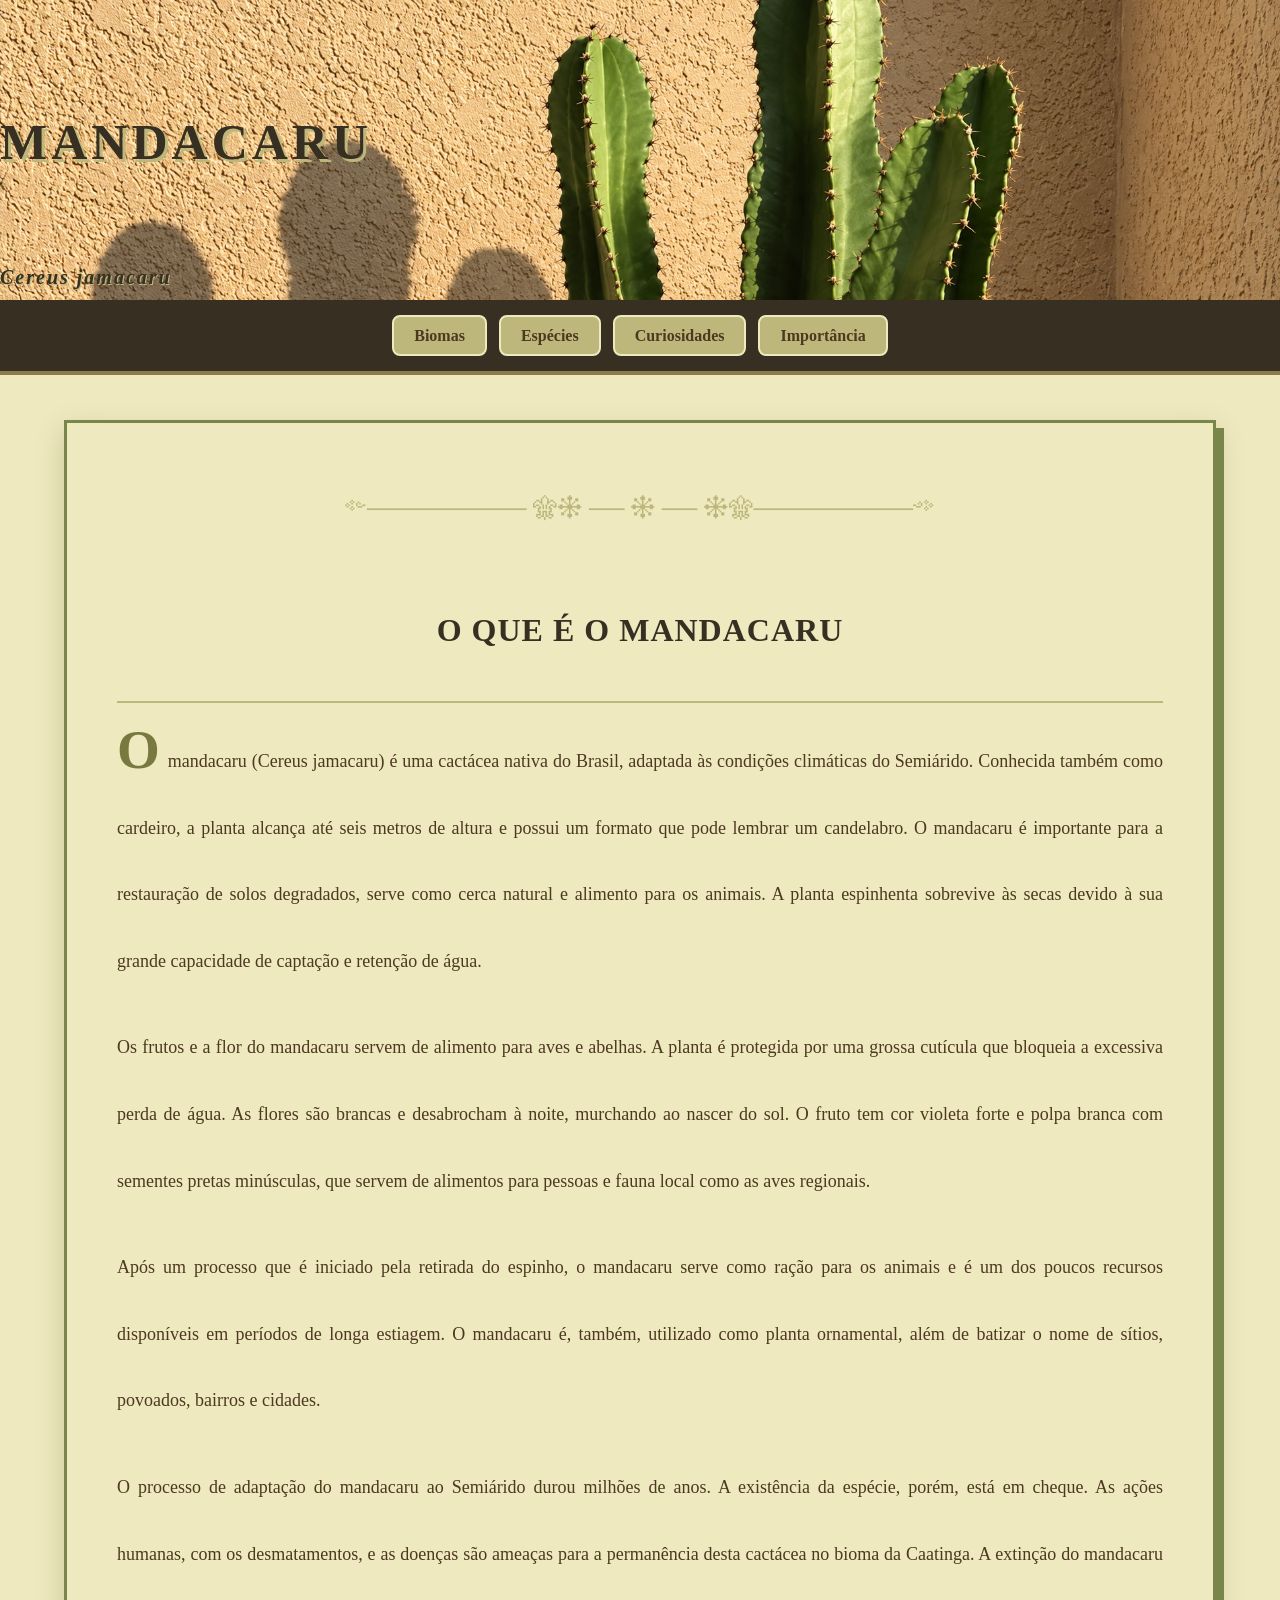
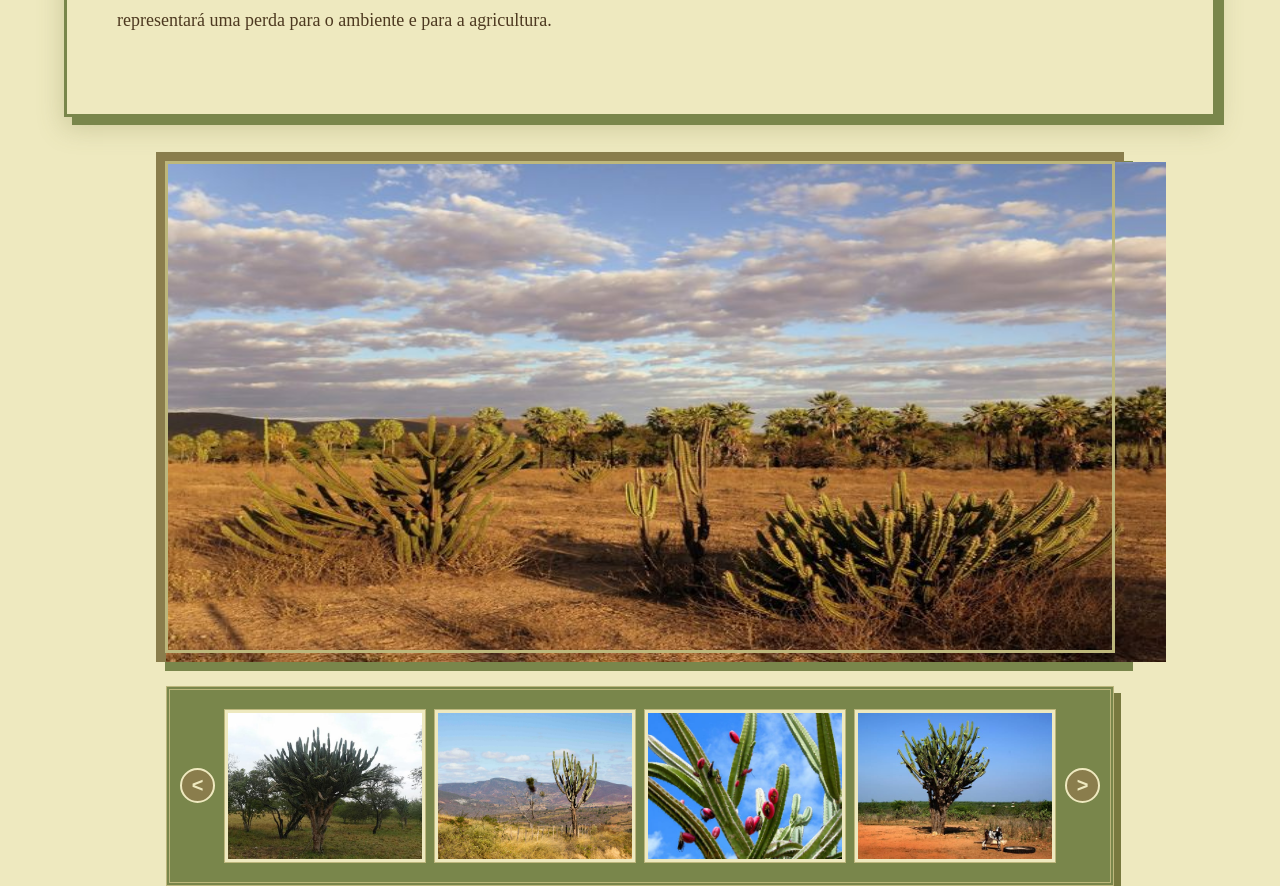
<file: index.html>
<!DOCTYPE html>
<html lang="en">
<head>
    <meta charset="UTF-8">
    <meta name="viewport" content="width=
    , initial-scale=1.0">
    <title>Mandacaru</title>
    <link rel="stylesheet" href="estilizarmand.css">
     <link href="https://fonts.googleapis.com/css2?family=Playfair+Display:wght@400;500;600;700&display=swap"
        rel="stylesheet">
</head>
<body>
     <div class="capa">
            <h1>Mandacaru</h1>
            <h3>Cereus jamacaru</h3>

        </div>
          
    </header>
  <nav>
        <a href="biomas.html">Biomas</a>
        <a href="especies.html">Espécies</a>
        <a href="curiosidade.html">Curiosidades</a>
        <a href="inportancia.html">Importância</a>
    </nav>


    <main>
        <article>
            <div class="card-principal">
                


            <h2>O que é o mandacaru</h2>
            <p>O mandacaru (Cereus jamacaru) é uma cactácea nativa do Brasil,
                adaptada às condições climáticas do Semiárido. Conhecida também como cardeiro,
                a planta alcança até seis metros de altura e possui um formato que pode lembrar um candelabro.
                O mandacaru é importante para a restauração de solos degradados,
                serve como cerca natural e alimento para os animais.
                A planta espinhenta sobrevive às secas devido à sua grande capacidade de captação e retenção de água.</p>

            <p>Os frutos e a flor do mandacaru servem de alimento para aves e abelhas.
                A planta é protegida por uma grossa cutícula que bloqueia a excessiva perda de água.
                As flores são brancas e desabrocham à noite, murchando ao nascer do sol.
                O fruto tem cor violeta forte e polpa branca com sementes pretas minúsculas,
                que servem de alimentos para pessoas e fauna local como as aves regionais.</p>

                <p>Após um processo que é iniciado pela retirada do espinho,
                   o mandacaru serve como ração para os animais e é um dos poucos recursos disponíveis em períodos de longa estiagem.
                    O mandacaru é, também, utilizado como planta ornamental, além de batizar o nome de sítios,
                     povoados, bairros e cidades.</p>

                <p>O processo de adaptação do mandacaru ao Semiárido durou milhões de anos. 
                    A existência da espécie, porém, está em cheque. As ações humanas,
                     com os desmatamentos, e as doenças são ameaças para a permanência desta cactácea no bioma da Caatinga.
                      A extinção do mandacaru representará uma perda para o ambiente e para a agricultura.</p>
            </div>

            <div class="imgcentral">

                <img src="imagens/Flora do Brasil 2020_ biblioteca digital gratuita da biodiversidade vegetal no país.jpg" height="500" width="1000"
                
            </div>
            
            
            

            
           
            
       

<div class="carrosel">
     <button onclick="fotoAnterior()"><</button>

    <img id="foto1" src="imagens/mandacaru1.jpeg" height="150" width="200" loading="lazy">
    <img id="foto2" src="imagens/mandacaru2.jpeg" height="150" width="200" loading="lazy">
    <img id="foto3" src="imagens/mandacaru3.jpeg" height="150" width="200" loading="lazy">
    <img id="foto4" src="imagens/mandacaru4.jpeg" height="150" width="200" loading="lazy">
   


    <button onclick="proximaFoto()">></button>

</div>

<script>

let fotos = [
    "imagens/mandacaru1.jpeg",
    "imagens/mandacaru2.jpeg",
    "imagens/mandacaru3.jpeg",
    "imagens/mandacaru4.jpeg",
    "imagens/mandacaru5.jpeg",
    "imagens/mandacaru6.jpeg",
    "imagens/mandacaru7.jpeg",
    "imagens/mandacaru8.jpeg"
    
];

let numero = 0;

function proximaFoto() {

    numero++;

    if (numero >= fotos.length) {
        numero = 0;
    }

    document.getElementById("foto1").src = fotos[numero];
    document.getElementById("foto2").src = fotos[(numero + 1) % fotos.length];
    document.getElementById("foto3").src = fotos[(numero + 2) % fotos.length];
    document.getElementById("foto4").src = fotos[(numero + 3) % fotos.length];
    document.getElementById("foto5").src = fotos[(numero + 4) % fotos.length];
    document.getElementById("foto6").src = fotos[(numero + 5) % fotos.length];
    document.getElementById("foto7").src = fotos[(numero + 6) % fotos.length];
    document.getElementById("foto8").src = fotos[(numero + 7) % fotos.length];
   
}

function fotoAnterior() {

    numero--;

    if (numero < 0) {
        numero = fotos.length - 1;
    }

    document.getElementById("foto1").src = fotos[numero];
    document.getElementById("foto2").src = fotos[(numero + 1) % fotos.length];
    document.getElementById("foto3").src = fotos[(numero + 2) % fotos.length];
    document.getElementById("foto4").src = fotos[(numero + 3) % fotos.length];
    document.getElementById("foto5").src = fotos[(numero + 4) % fotos.length];
    document.getElementById("foto6").src = fotos[(numero + 5) % fotos.length];
    document.getElementById("foto7").src = fotos[(numero + 6) % fotos.length];
    document.getElementById("foto48").src = fotos[(numero + 7) % fotos.length];
    

}


</script>
  

</body>
</html>
</file>
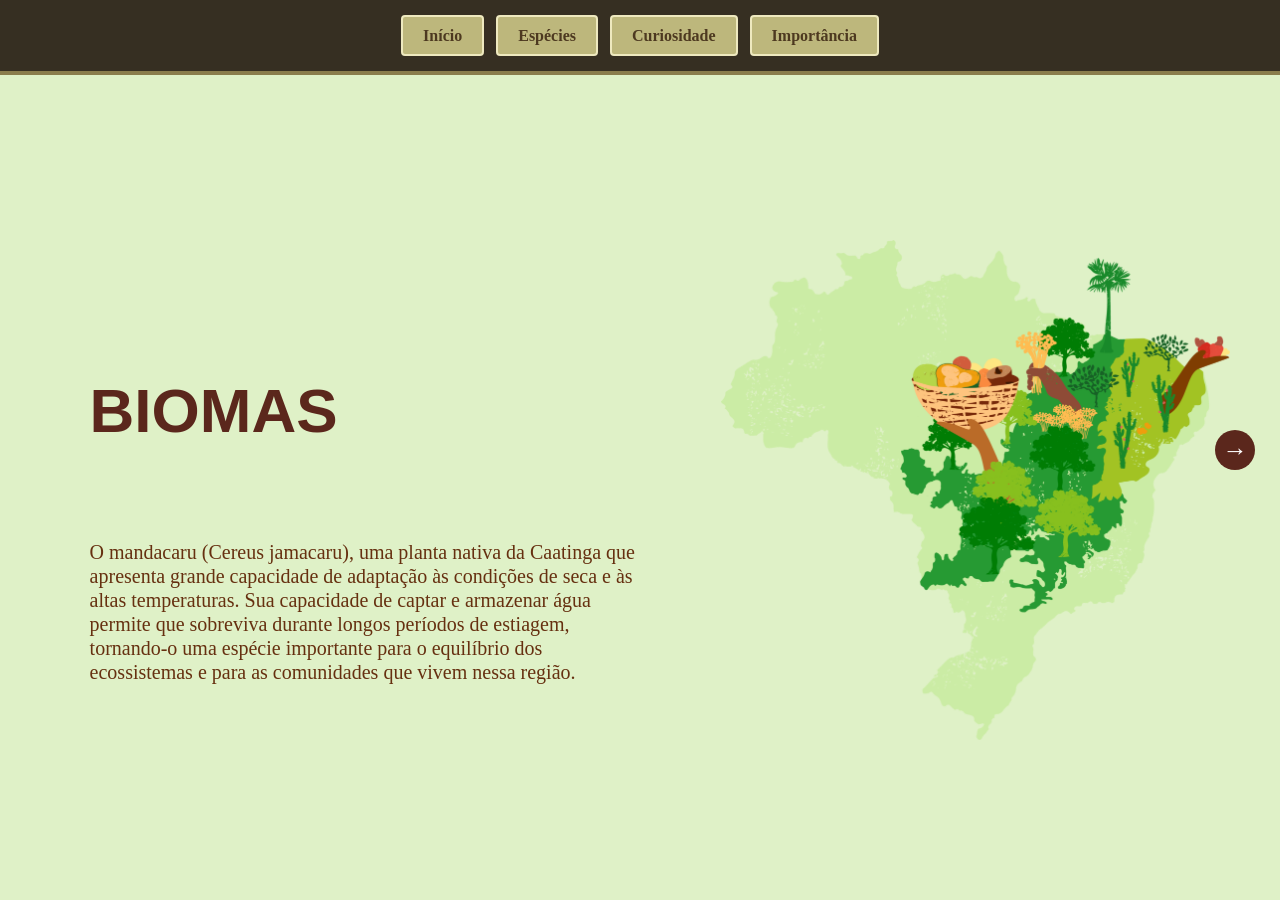
<file: biomas.html>
<!DOCTYPE html>
<html lang="en">
<head>
    <meta charset="UTF-8">
    <meta name="viewport" content="width=device-width, initial-scale=1.0">
    <link rel="stylesheet" href="estilizabiom.css">
    <title>Biomas</title>
</head>
<body>

     </header>
    <nav class="cabeçalho">
         <a href="index.html">Início</a>
        <a href="especies.html">Espécies</a>
        <a href="curiosidade.html">Curiosidade</a>
        <a href="inportancia.html">Importância</a>
    </nav>

    <section class="bioma_geral">
        <div class="texto-biomas">
            <h1>BIOMAS</h1>
            <p>
                O mandacaru (Cereus jamacaru),
                uma planta nativa da Caatinga que apresenta grande capacidade de adaptação às condições de seca e às altas temperaturas.
                Sua capacidade de captar e armazenar água permite que sobreviva durante longos períodos de estiagem,
                tornando-o uma espécie importante para o equilíbrio dos ecossistemas e para as comunidades que vivem nessa região.
            </p>
        </div>

        <div class="imagem-biomas">
            <img src="imagens/Cerratinga_MAPA-1024x1005.png" height="350" width="400">
        </div>

        <button class="seta direita" onclick="proximaTela()">→</button>
    </section>


    <section class="caatingas">
        <button class="seta esquerda" onclick="telaAnterior()">←</button>

        <div class="caatinga">
            <h1>Caatinga</h1>

            <p>
               A adaptação à Caatinga ocorre em um ambiente marcado pela baixa disponibilidade de água.

               Nesse contexto, o mandacaru possui características que permitem sua sobrevivência mesmo 
               durante períodos de seca. Segundo a Embrapa, as cactáceas desenvolveram adaptações ao ambiente árido, 
               onde a água é um dos principais fatores limitantes.

               Entre essas características está a capacidade de armazenar água nos tecidos. Além disso,
               o caule e os espinhos ajudam na adaptação às condições do ambiente. Dessa forma, 
               o mandacaru é um exemplo de adaptação vegetal ao clima semiárido.
            </p>
        </div>

        <div class="imagem-caatinga">
            <img src="imagens/CER-Mapa-Caatinga-1005x1024.png" height="350" width="400">
        </div>

        <button class="seta direita" onclick="proximaTela()">→</button>
    </section>


    <section class="cerrados">
        <button class="seta esquerda" onclick="telaAnterior()">←</button>

        <div class="cerrado">
            <h1>Cerrado</h1>

            <p>
                Como o mandacaru vive no Cerrado?<br>

                Ocorrência: O mandacaru consegue viver em solos secos e rochosos, presentes no Cerrado rupestre e em áreas mais secas.<br>

                Aparência: Cresce em formato de candelabro e pode chegar a cerca de 6 metros. Seus caules verdes possuem costelas e espinhos.<br>

                Sobrevivência: Seu caule armazena água, e o metabolismo CAM ajuda a economizá-la. Essas adaptações permitem sua sobrevivência durante a estiagem.<br>

                Ecologia: Suas flores brancas abrem à noite e atraem morcegos e mariposas, que ajudam na polinização. Seus frutos também servem de alimento para animais.
            </p>
        </div>

        <div class="imagem-cerrado">
            <img src="imagens/CER-Mapa-Cerrado-1005x1024.png" height="350" width="400">
        </div>
    </section>


    <script>

        let telaAtual = 0;

        const telas = document.querySelectorAll("section");

        function mostrarTela(numero) {

            telas.forEach((tela, index) => {

                tela.classList.remove("ativa");

                if (index === numero) {
                    tela.classList.add("ativa");
                }

            });

        }

        function proximaTela() {

            if (telaAtual < telas.length - 1) {
                telaAtual++;
                mostrarTela(telaAtual);
            }

        }

        function telaAnterior() {

            if (telaAtual > 0) {
                telaAtual--;
                mostrarTela(telaAtual);
            }

        }

        mostrarTela(telaAtual);

    </script>

</body>
</html>
</file>
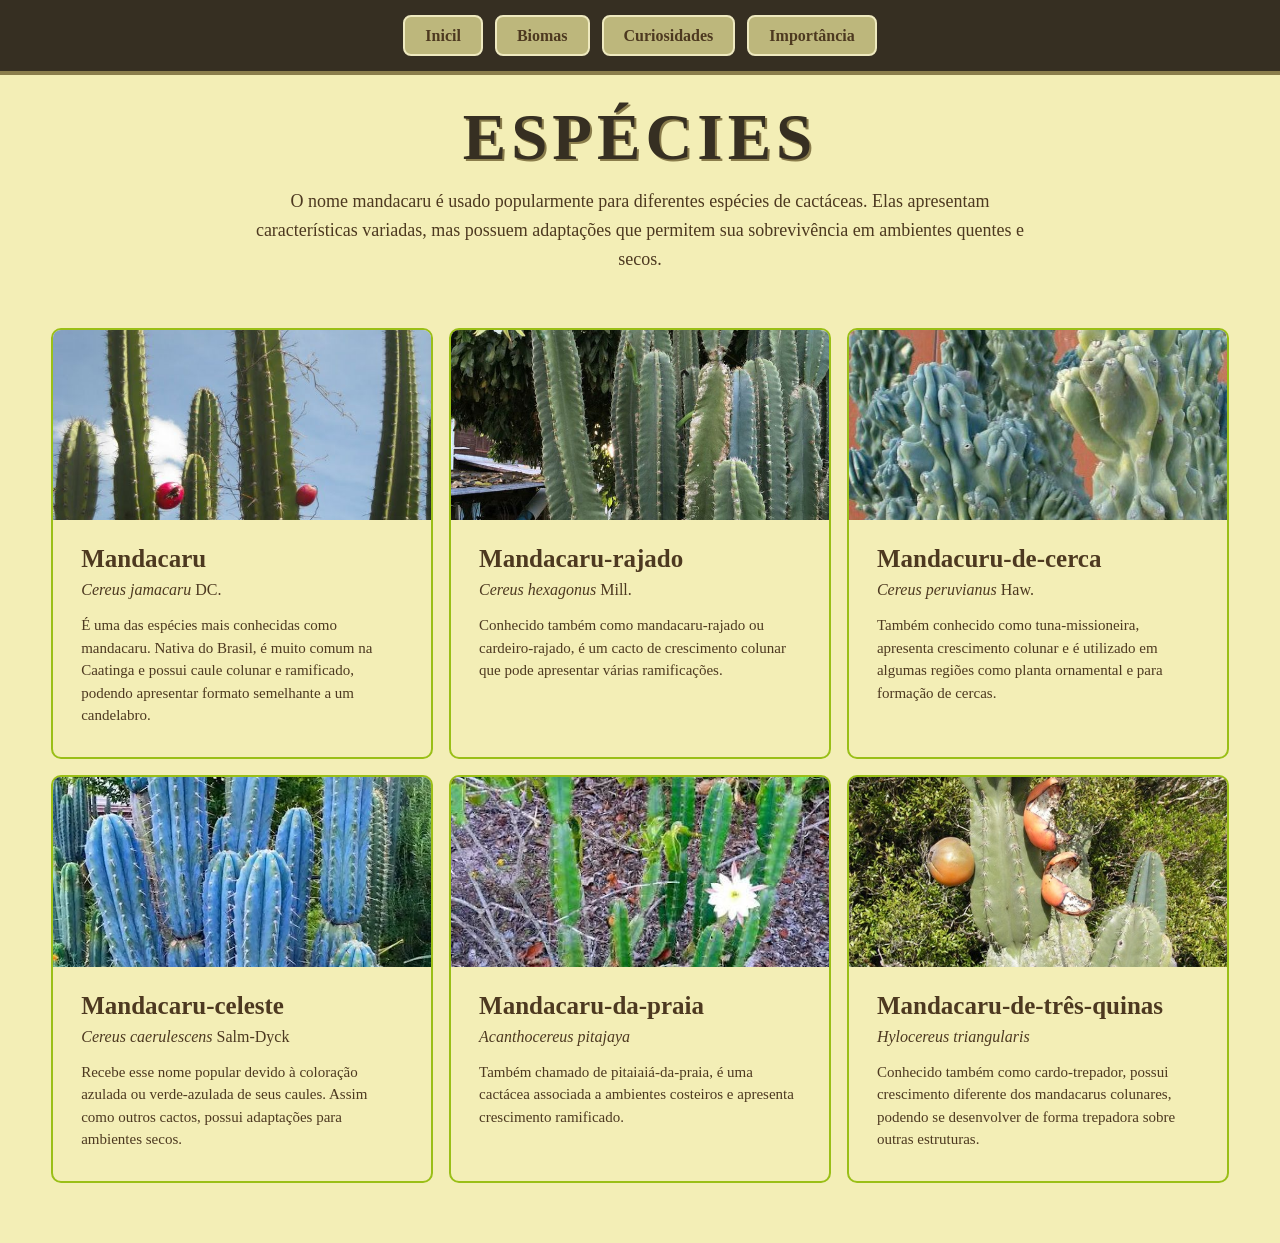
<file: especies.html>
<!DOCTYPE html>
<html lang="pt-br">

<head>
    <meta charset="UTF-8">
    <meta name="viewport" content="width=device-width, initial-scale=1.0">

    <link rel="stylesheet" href="estilizaespeci.css">

    <title>Espécies</title>
</head>

<body>
    <header>
          <nav>
        <a href="index.html">Inicil</a>
        <a href="biomas.html">Biomas</a>
        <a href="curiosidade.html">Curiosidades</a>
        <a href="inportancia.html">Importância</a>
    </nav>
    </header>

    <header class="cabecalho">

        <h1>ESPÉCIES</h1>

        <p>
            O nome mandacaru é usado popularmente para diferentes espécies
            de cactáceas. Elas apresentam características variadas, mas
            possuem adaptações que permitem sua sobrevivência em ambientes
            quentes e secos.
        </p>

    </header>


    <main class="container-especies">

        <div class="card-especie">

            <div class="imagem-container">
                <img src="imagens/Mandacaru - Cereus jamacaru.jpg">
                
            </div>

            <div class="conteudo-card">

                <h2>Mandacaru</h2>

                <p class="nome-cientifico">
                    <i>Cereus jamacaru</i> DC.
                </p>

                <p>
                    É uma das espécies mais conhecidas como mandacaru.
                    Nativa do Brasil, é muito comum na Caatinga e possui
                    caule colunar e ramificado, podendo apresentar formato
                    semelhante a um candelabro.
                </p>

            </div>

        </div>

        <div class="card-especie">

            <div class="imagem-container">
                <img src="imagens/Cereus hexagonus (Lady of the Night Cactus) - World of Succulents.jpg">

            </div>

            <div class="conteudo-card">

                <h2>Mandacaru-rajado</h2>

                <p class="nome-cientifico">
                    <i>Cereus hexagonus</i> Mill.
                </p>

                <p>
                    Conhecido também como mandacaru-rajado ou cardeiro-rajado,
                    é um cacto de crescimento colunar que pode apresentar
                    várias ramificações.
                </p>

            </div>

        </div>


        <div class="card-especie">

            <div class="imagem-container">
                <img src="imagens/Cereus repandus f_ monstrosa (Monstrose Apple Cactus) _ World of Succulents.jpg"
                    >

            </div>

            <div class="conteudo-card">

                <h2>Mandacuru-de-cerca</h2>

                <p class="nome-cientifico">
                    <i>Cereus peruvianus</i> Haw.
                </p>

                <p>
                    Também conhecido como tuna-missioneira, apresenta
                    crescimento colunar e é utilizado em algumas regiões
                    como planta ornamental e para formação de cercas.
                </p>

            </div>

        </div>

        <div class="card-especie">

            <div class="imagem-container">
                <img src="imagens/cacto celeste.webp"
                    >

            </div>

            <div class="conteudo-card">

                <h2>Mandacaru-celeste</h2>

                <p class="nome-cientifico">
                    <i>Cereus caerulescens</i> Salm-Dyck
                </p>

                <p>
                    Recebe esse nome popular devido à coloração azulada
                    ou verde-azulada de seus caules. Assim como outros
                    cactos, possui adaptações para ambientes secos.
                </p>

            </div>

        </div>


        <div class="card-especie">

            <div class="imagem-container">
                <img src="imagens/mandacaru da praia.jpg">

            </div>

            <div class="conteudo-card">

                <h2>Mandacaru-da-praia</h2>

                <p class="nome-cientifico">
                    <i>Acanthocereus pitajaya</i>
                </p>

                <p>
                    Também chamado de pitaiaiá-da-praia, é uma cactácea
                    associada a ambientes costeiros e apresenta crescimento
                    ramificado.
                </p>

            </div>

        </div>

        <div class="card-especie">

            <div class="imagem-container">
                <img src="imagens/tres quinas.jpg">

            </div>

            <div class="conteudo-card">

                <h2>Mandacaru-de-três-quinas</h2>

                <p class="nome-cientifico">
                    <i>Hylocereus triangularis</i>
                </p>

                <p>
                    Conhecido também como cardo-trepador, possui crescimento
                    diferente dos mandacarus colunares, podendo se desenvolver
                    de forma trepadora sobre outras estruturas.
                </p>

            </div>

        </div>

    </main>

</body>

</html>
</file>
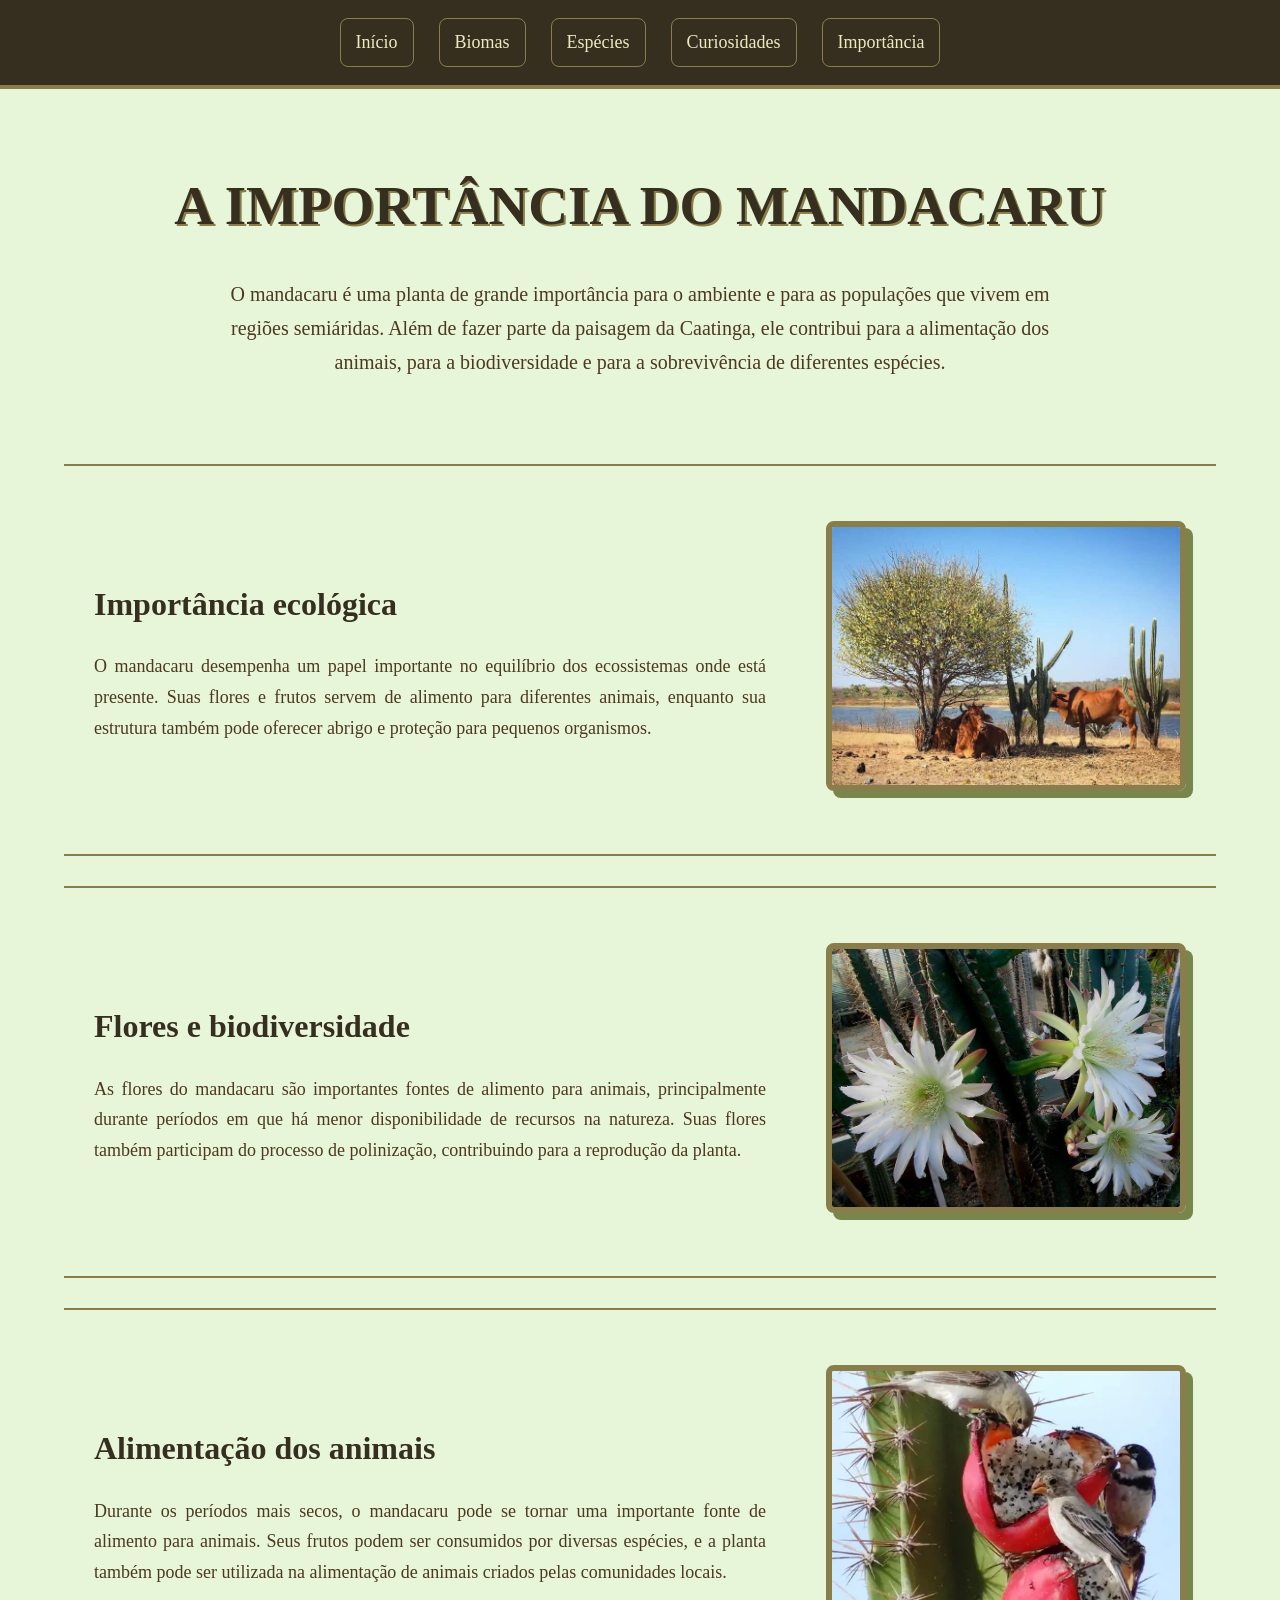
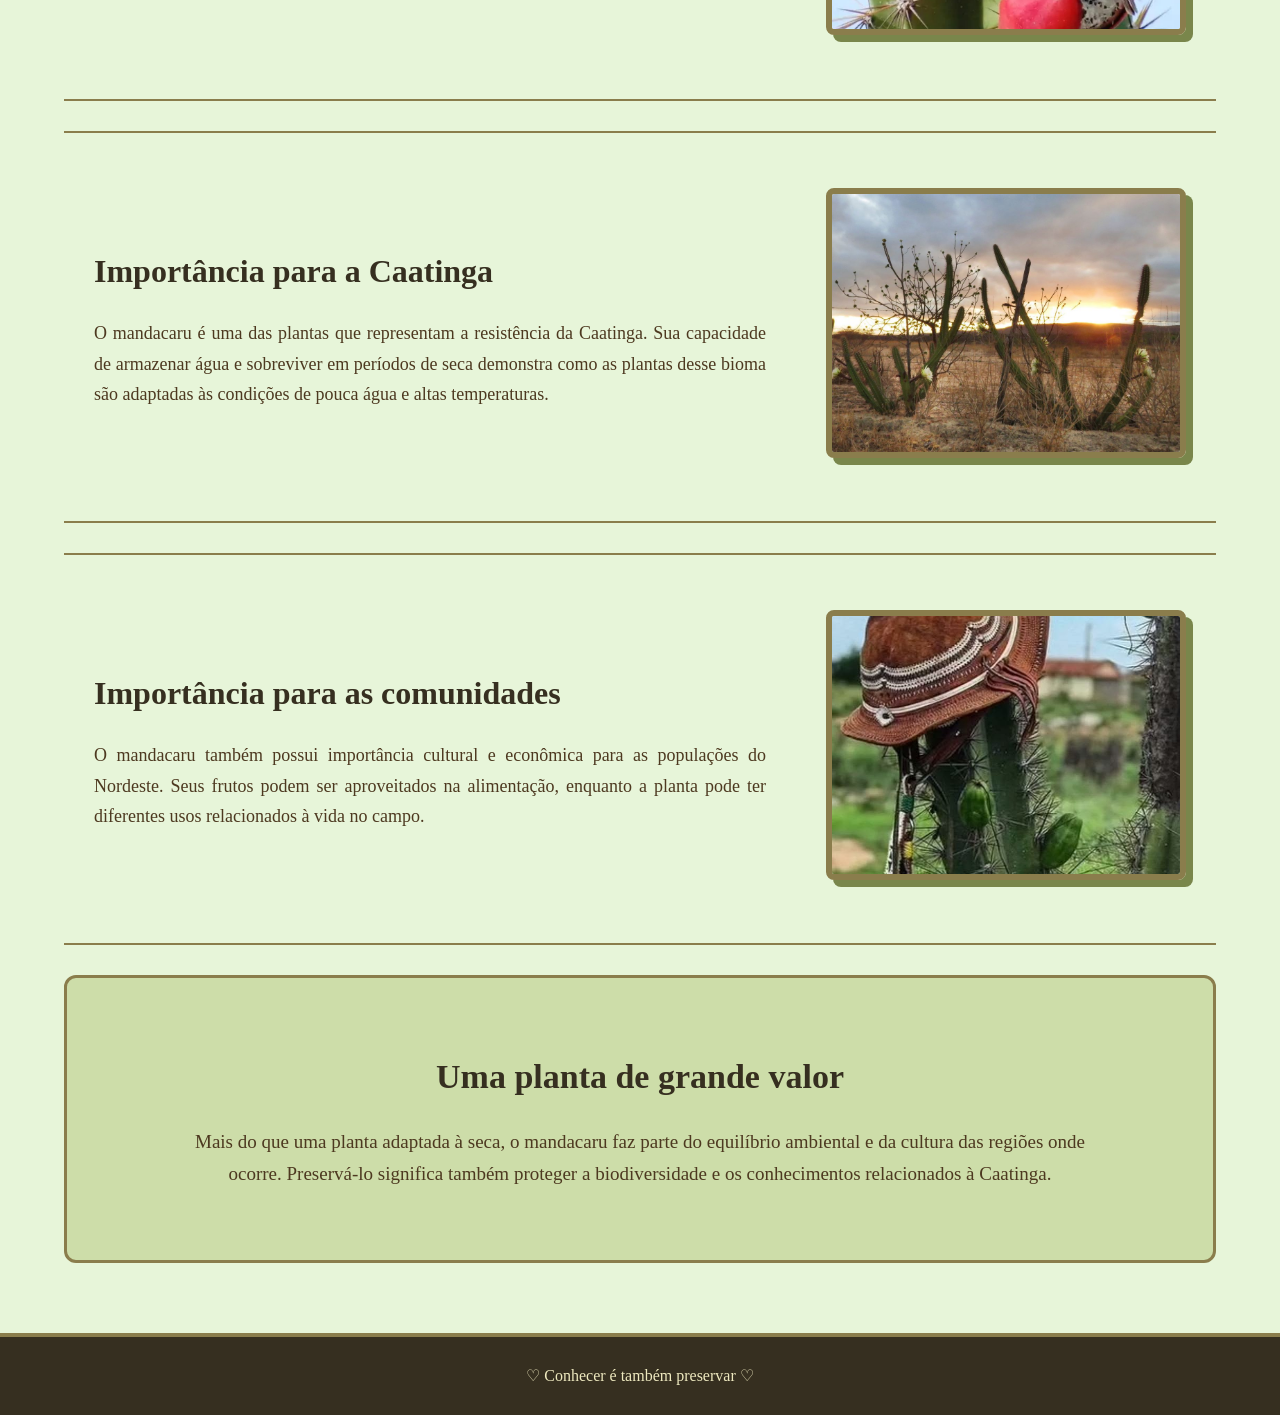
<file: inportancia.html>
<!DOCTYPE html>
<html lang="pt-br">

<head>
    <meta charset="UTF-8">
    <meta name="viewport" content="width=device-width, initial-scale=1.0">

    <link rel="stylesheet" href="estilizaimportancia.css">

    <title>Importância do Mandacaru</title>
</head>

<body>

    <header>
        <nav>
            <a href="index.html">Início</a>
            <a href="biomas.html">Biomas</a>
            <a href="especies.html">Espécies</a>
            <a href="curiosidades.html">Curiosidades</a>
            <a href="importancia.html">Importância</a>
        </nav>
    </header>


    <main>

        <section class="introducao">

            <h1>A IMPORTÂNCIA DO MANDACARU</h1>

            <p>
                O mandacaru é uma planta de grande importância para o
                ambiente e para as populações que vivem em regiões
                semiáridas. Além de fazer parte da paisagem da Caatinga,
                ele contribui para a alimentação dos animais, para a
                biodiversidade e para a sobrevivência de diferentes
                espécies.
            </p>

        </section>


        <section class="bloco">

            <div class="texto">

                <h2>Importância ecológica</h2>

                <p>
                    O mandacaru desempenha um papel importante no equilíbrio
                    dos ecossistemas onde está presente. Suas flores e frutos
                    servem de alimento para diferentes animais, enquanto sua
                    estrutura também pode oferecer abrigo e proteção para
                    pequenos organismos.
                </p>

            </div>

            <div class="imagem">
                <img src="imagens/imagensmandacaruecologia.jpg"
                    alt="Mandacaru em seu ambiente natural">
            </div>

        </section>


        <section class="bloco invertido">

            <div class="imagem">
                <img src="imagens/mandacarufloração.jpg"
                    alt="Flor de mandacaru">
            </div>

            <div class="texto">

                <h2>Flores e biodiversidade</h2>

                <p>
                    As flores do mandacaru são importantes fontes de alimento
                    para animais, principalmente durante períodos em que há
                    menor disponibilidade de recursos na natureza. Suas
                    flores também participam do processo de polinização,
                    contribuindo para a reprodução da planta.
                </p>

            </div>

        </section>


        <section class="bloco">

            <div class="texto">

                <h2>Alimentação dos animais</h2>

                <p>
                    Durante os períodos mais secos, o mandacaru pode se tornar
                    uma importante fonte de alimento para animais. Seus frutos
                    podem ser consumidos por diversas espécies, e a planta
                    também pode ser utilizada na alimentação de animais
                    criados pelas comunidades locais.
                </p>

            </div>

            <div class="imagem">
                <img src="imagens/mandacaruanimais.jpg"
                    alt="Mandacaru utilizado como alimento">
            </div>

        </section>


        <section class="bloco invertido">

            <div class="imagem">
                <img src="imagens/mandacarucaatinga.jpg"
                    alt="Mandacaru na Caatinga">
            </div>

            <div class="texto">

                <h2>Importância para a Caatinga</h2>

                <p>
                    O mandacaru é uma das plantas que representam a resistência
                    da Caatinga. Sua capacidade de armazenar água e sobreviver
                    em períodos de seca demonstra como as plantas desse bioma
                    são adaptadas às condições de pouca água e altas
                    temperaturas.
                </p>

            </div>

        </section>


        <section class="bloco">

            <div class="texto">

                <h2>Importância para as comunidades</h2>

                <p>
                    O mandacaru também possui importância cultural e econômica
                    para as populações do Nordeste. Seus frutos podem ser
                    aproveitados na alimentação, enquanto a planta pode ter
                    diferentes usos relacionados à vida no campo.
                </p>

            </div>

            <div class="imagem">
                <img src="imagens/mandacarucomunidade.jpg"
                    alt="Mandacaru em uma área rural">
            </div>

        </section>


        <section class="conclusao">

            <h2> Uma planta de grande valor</h2>

            <p>
                Mais do que uma planta adaptada à seca, o mandacaru faz parte
                do equilíbrio ambiental e da cultura das regiões onde ocorre.
                Preservá-lo significa também proteger a biodiversidade e os
                conhecimentos relacionados à Caatinga.
            </p>

        </section>

    </main>


    <footer>
        <p> ♡ Conhecer é também preservar ♡ </p>
    </footer>

</body>

</html>
</file>
<file: estilizarmand.css>
* {
    margin: 0;
    padding: 0;
    box-sizing: border-box;
}

body {
    background-color: #EEE9BF;
    color: #4D3920;
    font-family:  Georgia, "Times New Roman", serif;
    line-height: 3.7;
}

.capa {
    background-image: url("imagens/pldfund.png");
    height: 300px;
    background-size: cover;
    padding-top: 50px;
}
.capa h1 {
    font-size: 50px !important;
    letter-spacing: 4px;
    text-transform: uppercase;
    color: #362F22;
    text-shadow: 3px 3px 0px #BDB77C;
    margin-bottom: 5px;
    
}
.capa h3{
    color:#362F22;
    text-shadow: 1px 1px 0px #BDB77C;
    font-size: 20px;
    font-style: italic;
    letter-spacing: 2px;

}

header {
    background-color: #362F22;
    color: #EEE9BF;
    text-align: center;
    padding: 40px 20px;
    border-bottom: 6px double #BDB77C;
    box-shadow: 0 5px 15px rgba(120, 121, 63, 0.4);
}




nav {

    background-color: #362F22;

    display: flex;

    justify-content: center;

    gap: 12px;

    padding: 15px;

    border-bottom: 4px solid #8A7D4C;

}

nav a {

    background-color: #BDB77C;

    color: #4D3920;

    border: 2px solid #EEE9BF;

    border-radius: 8px;

    padding: 9px 20px;

    font-family: Georgia, "Times New Roman", serif;

    font-size: 16px;

    font-weight: bold;

    text-decoration: none;

    cursor: pointer;

    transition: 0.3s;
    
    line-height: 1.2;

}

nav a:hover {

    background-color: #EEE9BF;

    color: #79864B;

    transform: translateY(-3px);

    box-shadow: 0 4px 8px rgba(121, 134, 75, 0.4);

}


main {
    width: 90%;
    max-width: 1200px;
    margin: 45px auto;
}


.card-principal {
    background-color: #EEE9BF;
    border: 3px solid #79864B;
    padding: 40px 50px;
    box-shadow:
        8px 8px 0px #79864B,
        0 10px 25px rgba(120, 121, 63, 0.3);
    position: relative;
}


.card-principal::before {
    content: "༻───────── ⚜❊ ── ❊ ── ❊⚜─────────༺";
    display: block;
    text-align: center;
    color: #BDB77C;
    font-size: 25px;
    margin-bottom: 15px;
}


.card-principal h2 {
    color: #362F22;
    text-align: center;
    font-size: 32px;
    text-transform: uppercase;
    letter-spacing: 1px;
    margin-bottom: 25px;
    padding-bottom: 12px;
    border-bottom: 2px solid #BDB77C;
}


.card-principal p {
    font-size: 18px;
    text-align: justify;
    margin-bottom: 20px;
}


.card-principal p:first-of-type::first-letter {
    font-size: 55px;
    font-weight: bold;
    float: left;
    line-height: 0.8;
    padding-right: 8px;
    color: #78793F;
}


.imgcentral {
    display: block;
    width: 84%;
    height: 510px;
    object-fit: cover;
    margin: 35px auto;

    border: 10px solid #8A7D4C;
    outline: 3px solid #BDB77C;
    outline-offset: -12px;
    box-shadow: 9px 9px 0px #79864B;
}


main > article > img {
    display: block;
    width: 100%;
    height: 500px;
    object-fit: cover;
    margin: 35px auto;
    border: 7px solid #8A7D4C;
    outline: 3px solid #BDB77C;
    outline-offset: -12px;
    box-shadow: 8px 8px 0px #79864B;
}


main > article > img {
    border: 7px solid #8A7D4C;
    outline: 3px solid #BDB77C;
    outline-offset: -12px;
}


.carrosel {
    width: 100%;
    display: flex;
    align-items: center;
    justify-content: center;
    gap: 10px;
    background-color: #79864B;
    padding: 20px 10px;

    border: 4px double #BDB77C;
    box-shadow: 7px 7px 0px #78793F;
    flex-wrap: nowrap;
    overflow: hidden;
}


.carrosel img {
    width: 200px;
    height: 152px;
    object-fit: cover;
    border: 3px solid #EEE9BF;
    outline: 1px solid #BDB77C;
    flex-shrink: 0;
    transition: 0.10s;
}

.carrosel img:hover {
    transform: scale(1.05);
    border-color: #8A7D4C;
}


.carrosel button {
    width: 35px;
    height: 35px;
    flex-shrink: 0;
    border: 2px solid #EEE9BF;
    background-color: #8A7D4C;
    color: #EEE9BF;
    font-size: 20px;
    font-weight: bold;
    cursor: pointer;
    border-radius: 50%;
    transition: 0.5s;
}

.carrosel button:hover {
    background-color: #BDB77C;
    color: #78793F;
    transform: scale(1.1);
}


@media (max-width: 1200px) {

    .carrosel {
        gap: 5px;
    }

    .carrosel img {
        width: 133px;
        height: 85px;
    }
}


@media (max-width: 800px) {

    header h1 {
        font-size: 38px;
    }

    nav {
        flex-wrap: wrap;
    }

    .card-principal {
        padding: 25px;
    }

    .card-principal h2 {
        font-size: 25px;
    }

    .card-principal p {
        font-size: 16px;
    }

    main > article > img {
        height: 300px;
    }

    .carrosel {
        justify-content: flex-start;
        overflow-x: auto;
        padding: 15px 10px;
    }

    .carrosel img {
        width: 133px;
        height: 85px;
    }

    .carrosel button {
        width: 30px;
        height: 30px;
        font-size: 16px;
    }
}
</file>
<file: estilizabiom.css>
* {
    margin: 0;
    padding: 0;
    box-sizing: border-box;
}

html,
body {
    width: 100%;
    height: 100%;
    overflow: hidden;
}

body {
    background-color: #e0f3cec2;
    color: #4D3920;
    font-family: Georgia, "Times New Roman", serif;
    line-height: 3.7;
}


/* =========================
   SEÇÕES
========================= */

section {
    width: 100vw;
    height: 100vh;

    position: absolute;
    top: 0;
    left: 0;

    display: flex;
    align-items: center;

    padding-left: 7%;
    padding-right: 7%;
    padding-top: 80px;

    gap: 40px;

    opacity: 0;
    visibility: hidden;

    transform: translateX(100%);

    transition:
        transform 0.7s ease,
        opacity 0.7s ease,
        visibility 0.7s;

    background: #dff1c7;
}


section.ativa {
    opacity: 1;
    visibility: visible;
    transform: translateX(0);
}


/* =========================
   TEXTOS
========================= */

.texto-biomas,
.caatinga,
.cerrado {
    width: 50%;
    flex-shrink: 0;
}


.texto-biomas h1,
.caatinga h1,
.cerrado h1 {

    font-size: 62px;

    color: #5b271c;

    margin: 0 0 15px;

    font-family: Arial, sans-serif;

    font-weight: 900;
}


.texto-biomas p,
.caatinga p,
.cerrado p {

    font-size: 20px;

    line-height: 1.2;

    color: rgb(102, 48, 16);

    margin: 0;

    font-family: Georgia, "Times New Roman", Times, serif;
}


/* =========================
   IMAGENS
========================= */

.imagem-biomas,
.imagem-caatinga,
.imagem-cerrado {

    width: 50%;

    display: flex;

    justify-content: flex-end;

    align-items: center;

    flex-shrink: 0;
}


.imagem-biomas img,
.imagem-caatinga img,
.imagem-cerrado img {

    width: 100%;
    height: 100%;

    max-height: 500px;

    object-fit: contain;

    object-position: right center;
}


/* =========================
   SETAS
========================= */

.seta {

    position: absolute;

    top: 50%;

    transform: translateY(-50%);

    width: 40px;
    height: 40px;

    border: none;

    border-radius: 50%;

    background: #5b271c;

    color: white;

    font-size: 25px;

    cursor: pointer;

    display: flex;

    align-items: center;

    justify-content: center;

    z-index: 10;

    transition: 0.3s;
}


.seta:hover {

    transform: translateY(-50%) scale(1.12);

    background: #7b3b2c;
}


.seta.direita {
    right: 25px;
}


.seta.esquerda {
    left: 25px;
}


/* =========================
   MENU
========================= */

nav {
    position: fixed;

    top: 0;
    left: 0;

    width: 100%;

    z-index: 100;

    background-color: #362F22;

    display: flex;

    justify-content: center;
    align-items: center;

    gap: 12px;

    padding: 15px;

    border-bottom: 4px solid #8A7D4C;
}


nav a {
    background-color: #BDB77C;

    color: #4D3920;

    border: 2px solid #EEE9BF;

    border-radius: 4px;

    padding: 9px 20px;

    font-family: Georgia, "Times New Roman", serif;

    font-size: 16px;

    font-weight: bold;

    text-decoration: none;

    cursor: pointer;

    transition: 0.3s;

    line-height: 1.2;
}


nav a:hover {

    background-color: #EEE9BF;

    color: #79864B;

    transform: translateY(-3px);

    box-shadow: 0 4px 8px rgba(121, 134, 75, 0.4);
}


/* ==================================================
   CELULAR
================================================== */

@media (max-width: 768px) {

    html,
    body {
        width: 100%;
        height: 100%;
        overflow: hidden;
    }


    /* MENU */

    nav {
        padding: 8px 5px;

        gap: 5px;

        flex-wrap: wrap;

        min-height: 55px;
    }


    nav a {
        padding: 6px 9px;

        font-size: 11px;

        border-width: 1px;
    }


    /* SEÇÕES */

    section {
        width: 100vw;
        height: 100vh;

        padding: 75px 35px 50px;

        display: flex;

        flex-direction: column;

        justify-content: center;

        align-items: center;

        gap: 15px;

        overflow-y: auto;
    }


    /* TEXTOS */

    .texto-biomas,
    .caatinga,
    .cerrado {

        width: 100%;

        flex-shrink: 0;

        text-align: center;
    }


    .texto-biomas h1,
    .caatinga h1,
    .cerrado h1 {

        font-size: 38px;

        margin-bottom: 10px;
    }


    .texto-biomas p,
    .caatinga p,
    .cerrado p {

        font-size: 16px;

        line-height: 1.4;

        text-align: justify;
    }


    /* IMAGENS */

    .imagem-biomas,
    .imagem-caatinga,
    .imagem-cerrado {

        width: 100%;

        height: auto;

        display: flex;

        justify-content: center;

        align-items: center;

        flex-shrink: 0;
    }


    .imagem-biomas img,
    .imagem-caatinga img,
    .imagem-cerrado img {

        width: 90%;

        height: auto;

        max-height: 300px;

        object-fit: contain;

        object-position: center;
    }


    /* SETAS */

    .seta {

        width: 35px;

        height: 35px;

        font-size: 20px;
    }


    .seta.direita {
        right: 8px;
    }


    .seta.esquerda {
        left: 8px;
    }
}


/* ==================================================
   CELULARES BEM PEQUENOS
================================================== */

@media (max-width: 480px) {

    nav {
        gap: 3px;

        padding: 6px 3px;
    }


    nav a {

        padding: 5px 7px;

        font-size: 10px;
    }


    section {

        padding: 70px 30px 45px;

        gap: 10px;
    }


    .texto-biomas h1,
    .caatinga h1,
    .cerrado h1 {

        font-size: 30px;

        margin-bottom: 8px;
    }


    .texto-biomas p,
    .caatinga p,
    .cerrado p {

        font-size: 14px;

        line-height: 1.35;
    }


    .imagem-biomas img,
    .imagem-caatinga img,
    .imagem-cerrado img {

        width: 85%;

        max-height: 220px;
    }


    .seta {

        width: 32px;

        height: 32px;

        font-size: 18px;
    }

}
</file>
<file: estilizaespeci.css>
* {
    margin: 0;
    padding: 0;
    box-sizing: border-box;
}

html {
    scroll-behavior: smooth;
}

body {
    background-color: #F3EEB6;
    color: #4D3920;
    font-family: Georgia, "Times New Roman", serif;
}




.cabecalho {
    text-align: center;
    padding: 100px 20px 35px;
}

.cabecalho h1 {
    font-size: 65px;
    letter-spacing: 5px;

    color: #362F22;

    margin-bottom: 12px;

    text-shadow: 2px 2px 0px #8A7D4C;
}

.cabecalho p {
    max-width: 800px;
    margin: auto;

    font-size: 18px;
    line-height: 1.6;

    color: #4D3920;
}


.container-especies {
    width: 92%;
    max-width: 1250px;

    margin: 20px auto 60px;

    display: grid;

    grid-template-columns: repeat(3, 1fr);

    gap: 16px;
}




.card-especie {
    background-color: #F3EEB6;

    border-radius: 10px;

    overflow: hidden;

    border: 2px solid #9ABF17;

    transition: transform 0.3s ease,
                box-shadow 0.3s ease;
}



.card-especie:hover {
    transform: translateY(-6px);

    box-shadow: 0px 8px 18px rgba(77, 57, 32, 0.25);
}




.imagem-container {
    width: 100%;
    height: 190px;

    position: relative;

    overflow: hidden;
}

.imagem-container img {
    width: 100%;
    height: 100%;

    object-fit: cover;

    display: block;

    transition: transform 0.4s ease;
}




.card-especie:hover .imagem-container img {
    transform: scale(1.05);
}



.imagem-container span {
    position: absolute;

    top: 14px;
    right: 12px;

    background-color: #9ABF17;

    color: #F3EEB6;

    padding: 7px 13px;

    border-radius: 20px;

    font-family: Arial, sans-serif;

    font-size: 12px;

    font-weight: bold;

    letter-spacing: 0.5px;
}


.conteudo-card {
    padding: 25px 28px 30px;
}

.conteudo-card h2 {
    color: #4D3920;

    font-size: 25px;

    margin-bottom: 8px;
}

.nome-cientifico {
    color: #4D3920;

    font-size: 16px;

    margin-bottom: 15px;
}

.conteudo-card > p:last-child {
    color: #4D3920;

    font-size: 15px;

    line-height: 1.5;
}






@media (max-width: 900px) {

    .container-especies {
        grid-template-columns: repeat(2, 1fr);
    }

    .cabecalho h1 {
        font-size: 50px;
    }
}


@media (max-width: 600px) {

    .container-especies {
        grid-template-columns: 1fr;
    }

    .cabecalho {
        padding-top: 35px;
    }

    .cabecalho h1 {
        font-size: 42px;
    }

    .cabecalho p {
        font-size: 16px;
    }
}


nav {
    position: fixed;
    top: 0;
    left: 0;
    width: 100%;
    z-index: 100;

    background-color: #362F22;

    display: flex;
    justify-content: center;
    align-items: center;
    gap: 12px;

    padding: 15px;

    border-bottom: 4px solid #8A7D4C;
}

nav a {
    background-color: #BDB77C;
    color: #4D3920;

    border: 2px solid #EEE9BF;
    border-radius: 8px;

    padding: 9px 20px;

    font-family: Georgia, "Times New Roman", serif;
    font-size: 16px;
    font-weight: bold;

    text-decoration: none;
    cursor: pointer;

    transition: 0.3s;
    line-height: 1.2;
}

nav a:hover {
    background-color: #EEE9BF;
    color: #79864B;

    transform: translateY(-3px);

    box-shadow: 0 4px 8px rgba(121, 134, 75, 0.4);
}
</file>
<file: estilizaimportancia.css>
* {
    margin: 0;
    padding: 0;
    box-sizing: border-box;
}

html {
    scroll-behavior: smooth;
}

body {
    background-color: #e0f3cec2;
    color: #4D3920;
    font-family: Georgia, "Times New Roman", serif;
    line-height: 1.7;
}

header {
    width: 100%;
    padding: 18px 0;
    background-color: #362F20;
    border-bottom: 4px solid #8A7D4C;
}

nav {
    display: flex;
    justify-content: center;
    align-items: center;
    gap: 25px;
    padding: 0 15px;
}

nav a {
    color: #EEE9BF;
    text-decoration: none;
    font-size: 18px;
    padding: 8px 15px;
    border: 1px solid #8A7D4C;
    border-radius: 8px;
    transition: 0.3s;
}

nav a:hover {
    background-color: #79864B;
    color: #fff;
}

main {
    width: 90%;
    max-width: 1200px;
    margin: auto;
}

.introducao {
    text-align: center;
    padding: 70px 80px 55px;
}

.introducao h1 {
    font-size: 55px;
    color: #362F20;
    text-shadow: 2px 2px #8A7D4C;
    margin-bottom: 25px;
}

.introducao p {
    max-width: 850px;
    margin: auto;
    font-size: 20px;
}

.bloco {
    display: flex;
    align-items: center;
    justify-content: space-between;
    gap: 60px;
    padding: 55px 30px;
    margin: 30px 0;
    border-top: 2px solid #8A7D4C;
    border-bottom: 2px solid #8A7D4C;
}

.invertido {
    flex-direction: row-reverse;
}

.texto {
    flex: 1;
}

.texto h2 {
    font-size: 32px;
    color: #362F20;
    margin-bottom: 20px;
}

.texto p {
    font-size: 18px;
    text-align: justify;
}

.imagem {
    flex: 0 0 360px;
}

.imagem img {
    width: 100%;
    height: 270px;
    object-fit: cover;
    border: 6px solid #8A7D4C;
    border-radius: 8px;
    box-shadow: 7px 7px 0px #79864B;
}

.conclusao {
    text-align: center;
    padding: 70px 100px;
    margin: 30px 0 70px;
    background-color: #cddda9;
    border: 3px solid #8A7D4C;
    border-radius: 12px;
}

.conclusao h2 {
    font-size: 34px;
    margin-bottom: 20px;
    color: #362F20;
}

.conclusao p {
    font-size: 19px;
}

footer {
    text-align: center;
    padding: 25px;
    background-color: #362F20;
    color: #EEE9BF;
    border-top: 4px solid #8A7D4C;
}

@media (max-width: 800px) {

    header {
        padding: 12px 0;
    }

    nav {
        flex-wrap: wrap;
        gap: 8px;
    }

    nav a {
        font-size: 14px;
        padding: 7px 10px;
    }

    main {
        width: 94%;
    }

    .introducao {
        padding: 45px 15px;
    }

    .introducao h1 {
        font-size: 38px;
        line-height: 1.2;
        margin-bottom: 18px;
    }

    .introducao p {
        font-size: 17px;
        line-height: 1.5;
    }

    .bloco,
    .invertido {
        flex-direction: column;
        gap: 30px;
        padding: 40px 15px;
    }

    .texto {
        width: 100%;
    }

    .texto h2 {
        font-size: 28px;
        margin-bottom: 15px;
    }

    .texto p {
        font-size: 16px;
        line-height: 1.6;
        text-align: justify;
    }

    .imagem {
        width: 100%;
        flex: none;
    }

    .imagem img {
        width: 100%;
        height: auto;
        max-height: 300px;
        object-fit: cover;
    }

    .conclusao {
        padding: 45px 20px;
        margin-bottom: 45px;
    }

    .conclusao h2 {
        font-size: 28px;
    }

    .conclusao p {
        font-size: 16px;
        line-height: 1.6;
    }

    footer {
        font-size: 14px;
        padding: 20px 10px;
    }
}

@media (max-width: 480px) {

    nav {
        gap: 5px;
    }

    nav a {
        font-size: 11px;
        padding: 6px 8px;
    }

    .introducao {
        padding: 35px 10px;
    }

    .introducao h1 {
        font-size: 30px;
    }

    .introducao p {
        font-size: 15px;
    }

    .bloco,
    .invertido {
        padding: 30px 10px;
        gap: 20px;
        margin: 20px 0;
    }

    .texto h2 {
        font-size: 24px;
    }

    .texto p {
        font-size: 15px;
    }

    .imagem img {
        height: 220px;
    }

    .conclusao {
        padding: 35px 15px;
    }

    .conclusao h2 {
        font-size: 25px;
    }

    .conclusao p {
        font-size: 15px;
    }

    footer {
        font-size: 13px;
    }
}
</file>
